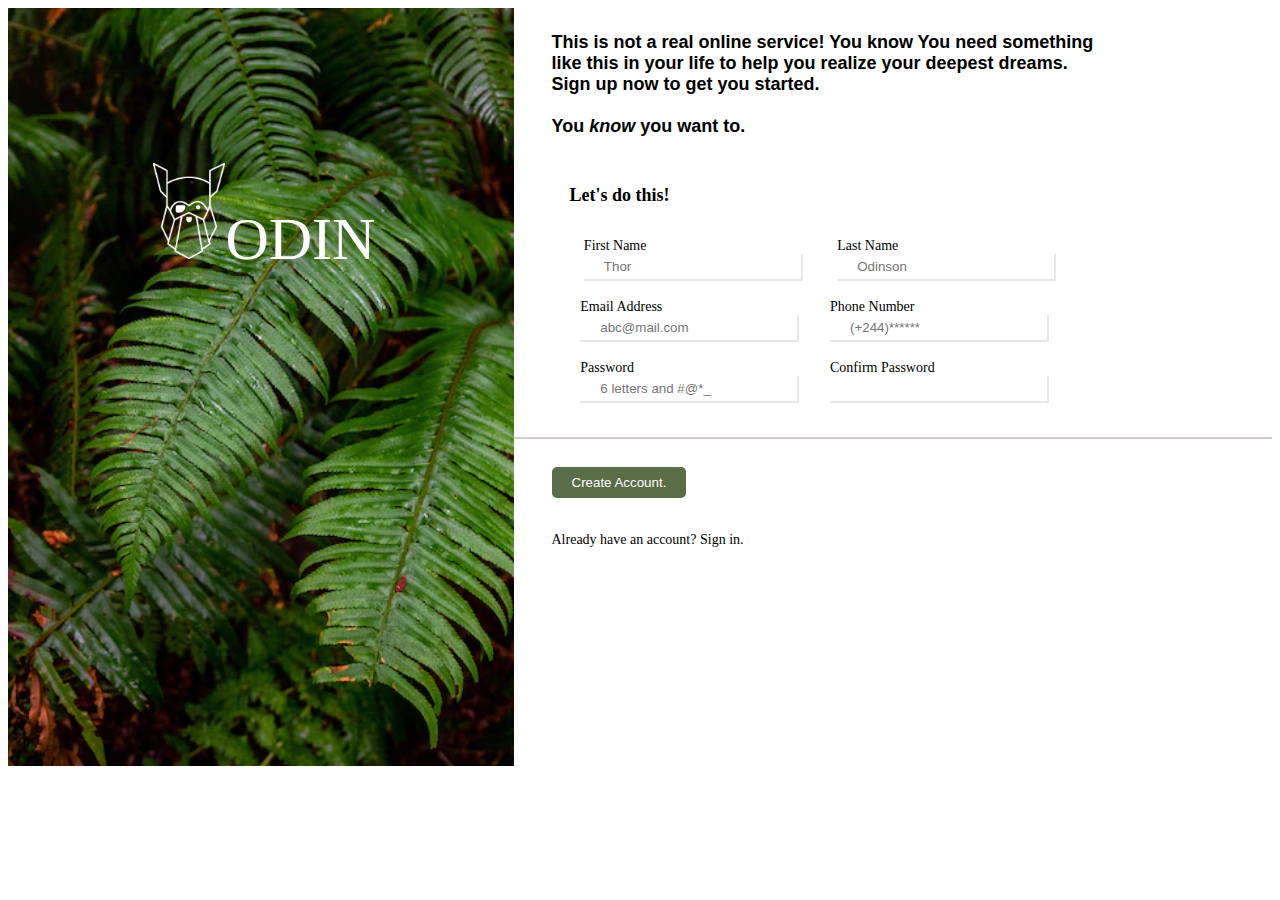
<file: index.html>
<!DOCTYPE html>
<html lang="en">
<head>
    <meta charset="UTF-8">
    <meta http-equiv="X-UA-Compatible" content="IE=edge">
    <meta name="viewport" content="width=device-width, initial-scale=1.0">
    <title>Odion Sign Up</title>
    <link rel="stylesheet" href="style.css">
</head>
<body>
    <header></header>
    <main>
        <div class="main-div">
            <div class="pic-div">
                <img src="Odinplant.webp" alt="plant" id="plant">
               <p id="logo-text"> <img src="logo.png" alt="odinlogo" id="logo">ODIN</p>
            </div>
            <div class="words-div">
                <h4>This is not a real online service! You know You need 
                    something like this in your life to help you 
                    realize your deepest dreams. <br>Sign up now 
                    to get you started. <br> <br>You <i>know</i> you want to.
                </h4>
                <form action="sign up">
                    <p id="lets">Let's do this!</p>
                    <div style="display: flex; width: 40%; margin-bottom: -10px; margin-left: 5%;">
                        <p>
                    <label for="name1">First Name</label>
                    <input type="text" name="name" id="firstname" placeholder="Thor"></p>
                    <p>
                    <label for="name">Last Name</label>
                    <input type="text" name="name" id="firstname" placeholder="Odinson"> </p></div>
                    <div style="display: flex; width: 30%; margin-bottom: -10px; margin-left: 5%;">
                        <p>
                    <label for="email">Email Address</label>
                    <input type="email" name="email" id="email" placeholder="abc@mail.com"></p>
                       <p>
                    <label for="phone" nam>Phone Number</label>                   
                     <input type="number" name="phone" id="digit" placeholder="(+244)******"> </p></div>
                    <div  style="display: flex; width: 30%;margin-left: 5%;">
                        <p>
                     <label for="password1">Password</label>
                    <input type="password" name="password" id="password" placeholder="6 letters and #@*_"></p>
                    <p>
                    <label for="password"> Confirm Password</label>
                    <input type="password" name="password" id="password"></p></div>
                 </form>
                 <input type="submit" name="submit" id="submit" value="Create Account."> <br>
                 <p>Already have an account? Sign in. </p>
            </div>
        </div>
    </main>
    <footer>

    </footer>
</body>
</html>
</file>
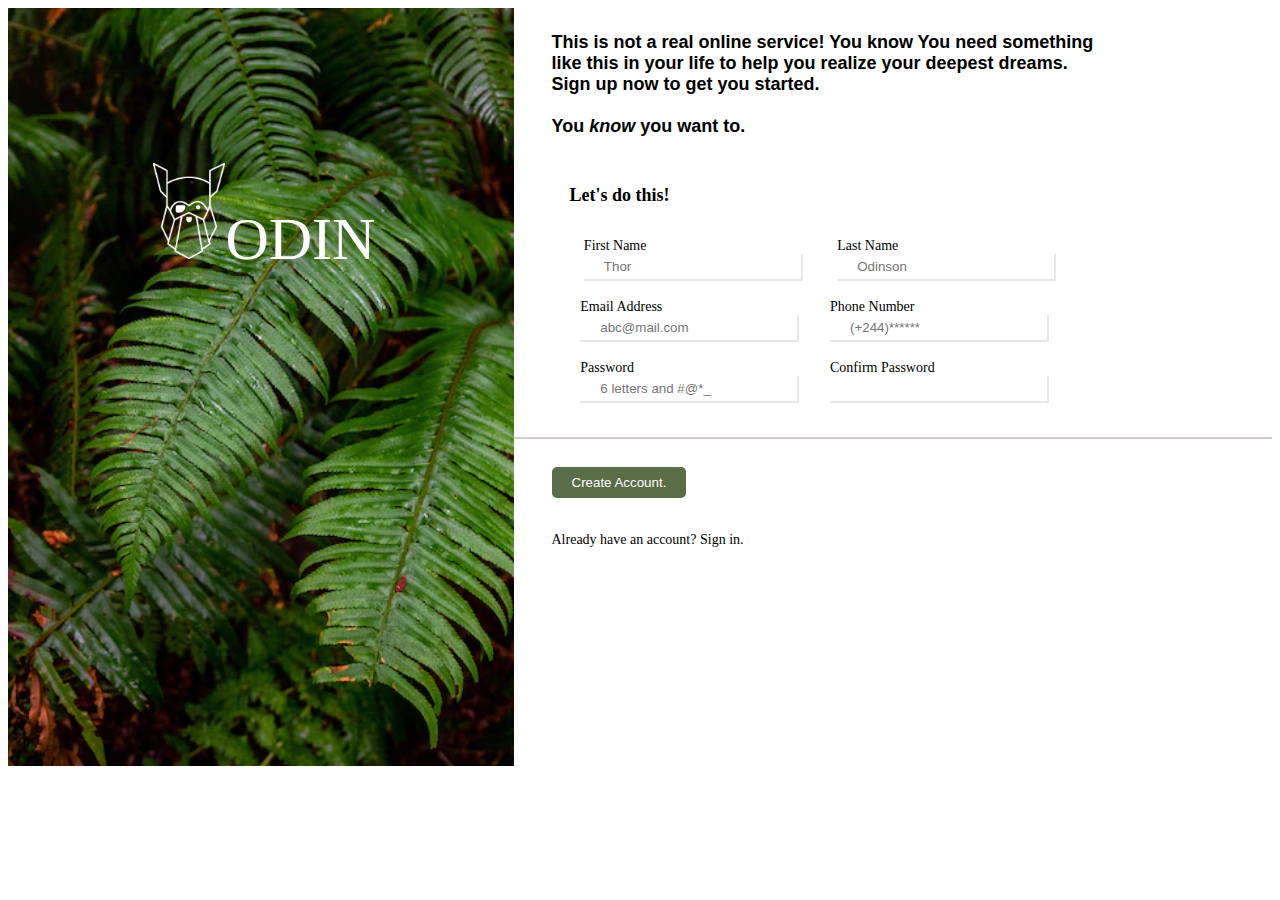
<file: login1.html>
<!DOCTYPE html>
<html lang="en">
<head>
    <meta charset="UTF-8">
    <meta http-equiv="X-UA-Compatible" content="IE=edge">
    <meta name="viewport" content="width=device-width, initial-scale=1.0">
    <title>Odion Sign Up</title>
    <link rel="stylesheet" href="style.css">
</head>
<body>
    <header></header>
    <main>
        <div class="main-div">
            <div class="pic-div">
                <img src="Odinplant.webp" alt="plant" id="plant">
               <p id="logo-text"> <img src="logo.png" alt="odinlogo" id="logo">ODIN</p>
            </div>
            <div class="words-div">
                <h4>This is not a real online service! You know You need 
                    something like this in your life to help you 
                    realize your deepest dreams. <br>Sign up now 
                    to get you started. <br> <br>You <i>know</i> you want to.
                </h4>
                <form action="sign up">
                    <p id="lets">Let's do this!</p>
                    <div style="display: flex; width: 40%; margin-bottom: -10px; margin-left: 5%;">
                        <p>
                    <label for="name1">First Name</label>
                    <input type="text" name="name" id="firstname" placeholder="Thor"></p>
                    <p>
                    <label for="name">Last Name</label>
                    <input type="text" name="name" id="firstname" placeholder="Odinson"> </p></div>
                    <div style="display: flex; width: 30%; margin-bottom: -10px; margin-left: 5%;">
                        <p>
                    <label for="email">Email Address</label>
                    <input type="email" name="email" id="email" placeholder="abc@mail.com"></p>
                       <p>
                    <label for="phone" nam>Phone Number</label>                   
                     <input type="number" name="phone" id="digit" placeholder="(+244)******"> </p></div>
                    <div  style="display: flex; width: 30%;margin-left: 5%;">
                        <p>
                     <label for="password1">Password</label>
                    <input type="password" name="password" id="password" placeholder="6 letters and #@*_"></p>
                    <p>
                    <label for="password"> Confirm Password</label>
                    <input type="password" name="password" id="password"></p></div>
                 </form>
                 <input type="submit" name="submit" id="submit" value="Create Account."> <br>
                 <p>Already have an account? Sign in. </p>
            </div>
        </div>
    </main>
    <footer>

    </footer>
</body>
</html>
</file>
<file: style.css>
html{
    margin: 0;
}
.main-div{
    display: flex;
}
.pic-div{
    width: 40%;
}
#plant{
    width: 100%;
}
#logo{
    width: 15%;
    margin-left: 25%;
}
#logo-text{
    background-color: rgba(255, 255, 255, 0.26);
    font-family: times;
    font-size: 60px;
    justify-content: flex-start;
    color: white;
    margin-top: -120%;
}
.words-div{
    width: 60%;
}
.words-div h4{
    font-size: 18px;
    width: 75%;
    margin-left: 5%;
    font-family: sans-serif;
    margin-bottom: 0.5in;
}
.main-div #lets{
    font-weight: bold;
    font-size: 18px;   
     margin-left: 5%;
    font-family: 'Times New Roman', Times, serif;
}
.main-div p{
    margin-left: 5%;
    font-size: 14px;
}
input[type=text], input[type=password], input[type=number], input[type=email]{
    margin-right: 20px;
    border-style: light;
    border-top: none;
    border-left:none;
    border-color: #E5E7EB;
    padding: 5px 20px;
}
input[type=submit]{
    padding: 8px 20px;
    background-color: #596D48;
    border-style: none;
    margin-left: 5%;
    color: white;
    margin-top: 30px;
    margin-bottom: 20px;
    border-radius: 5px;
}
form{
    padding: 20px;
    padding-top: 0;
    box-shadow:rgb(211, 204, 204) 0 2px ;
}
</file>
